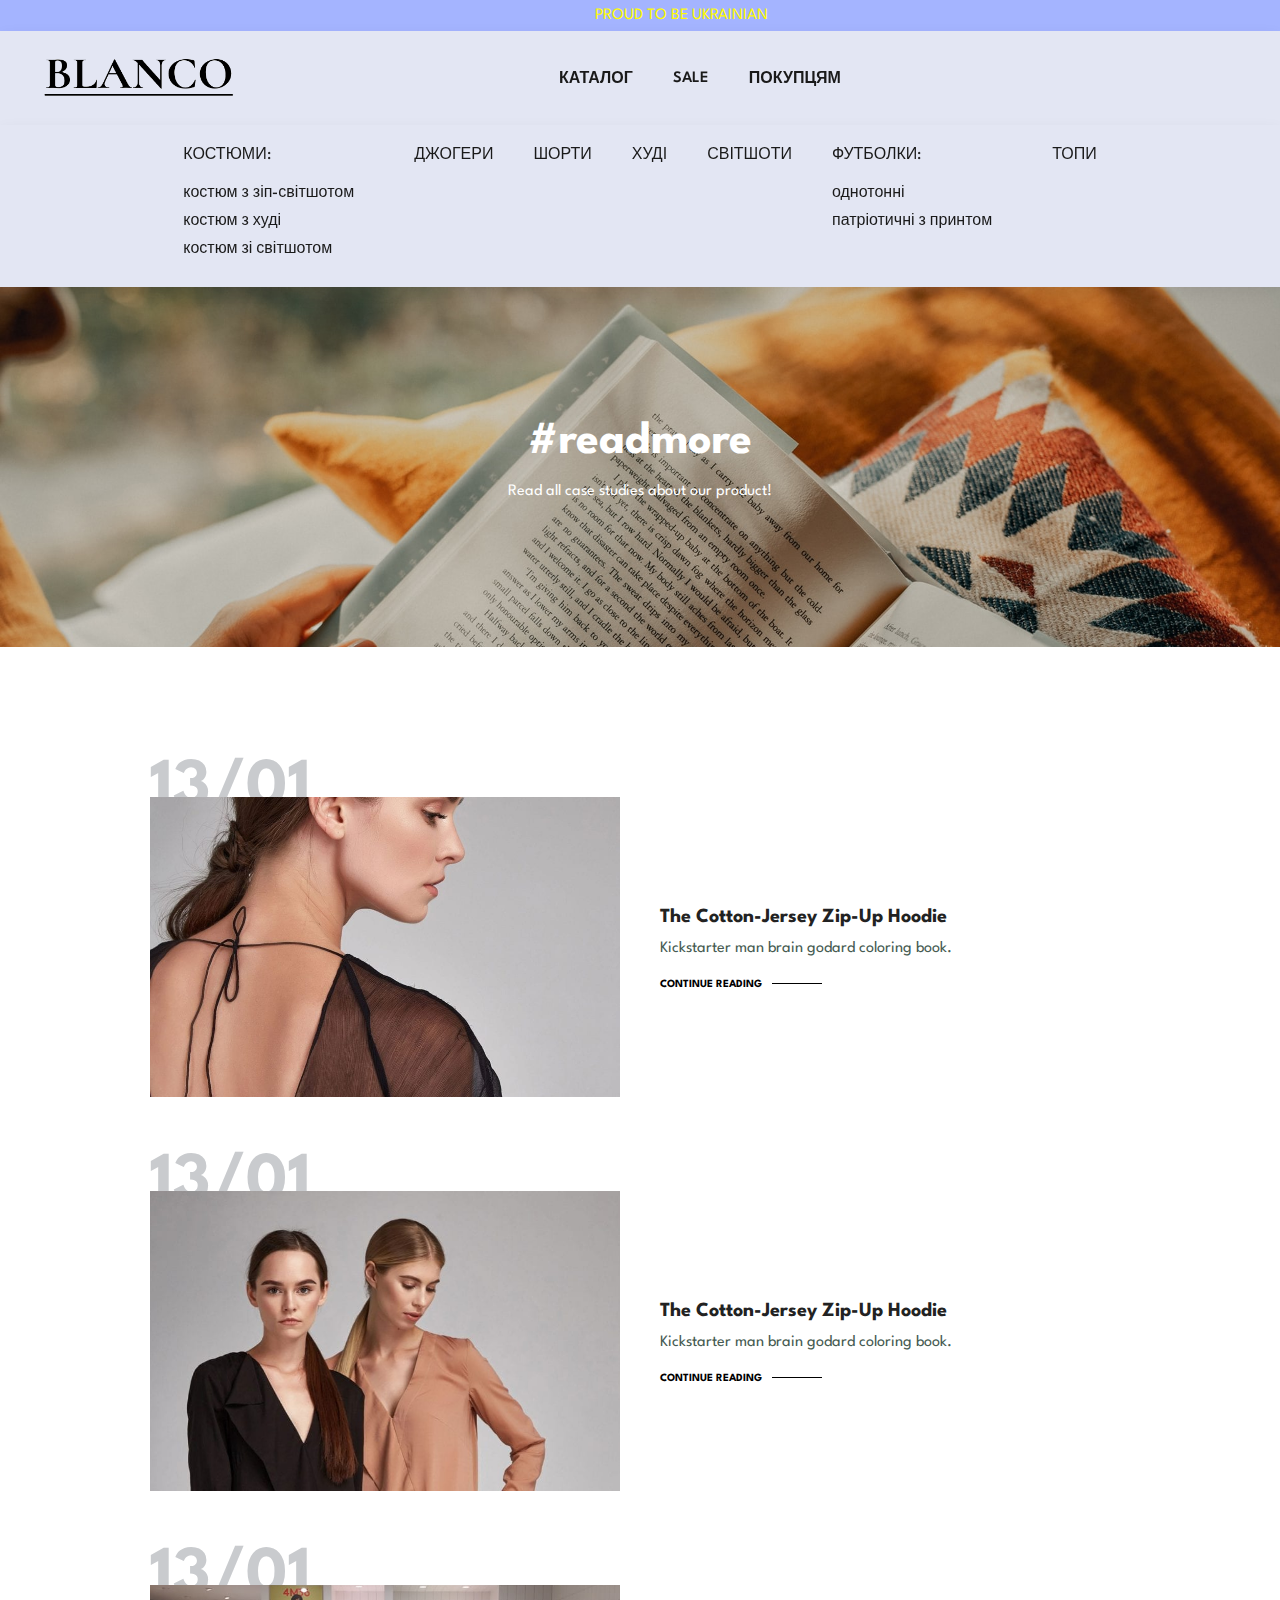
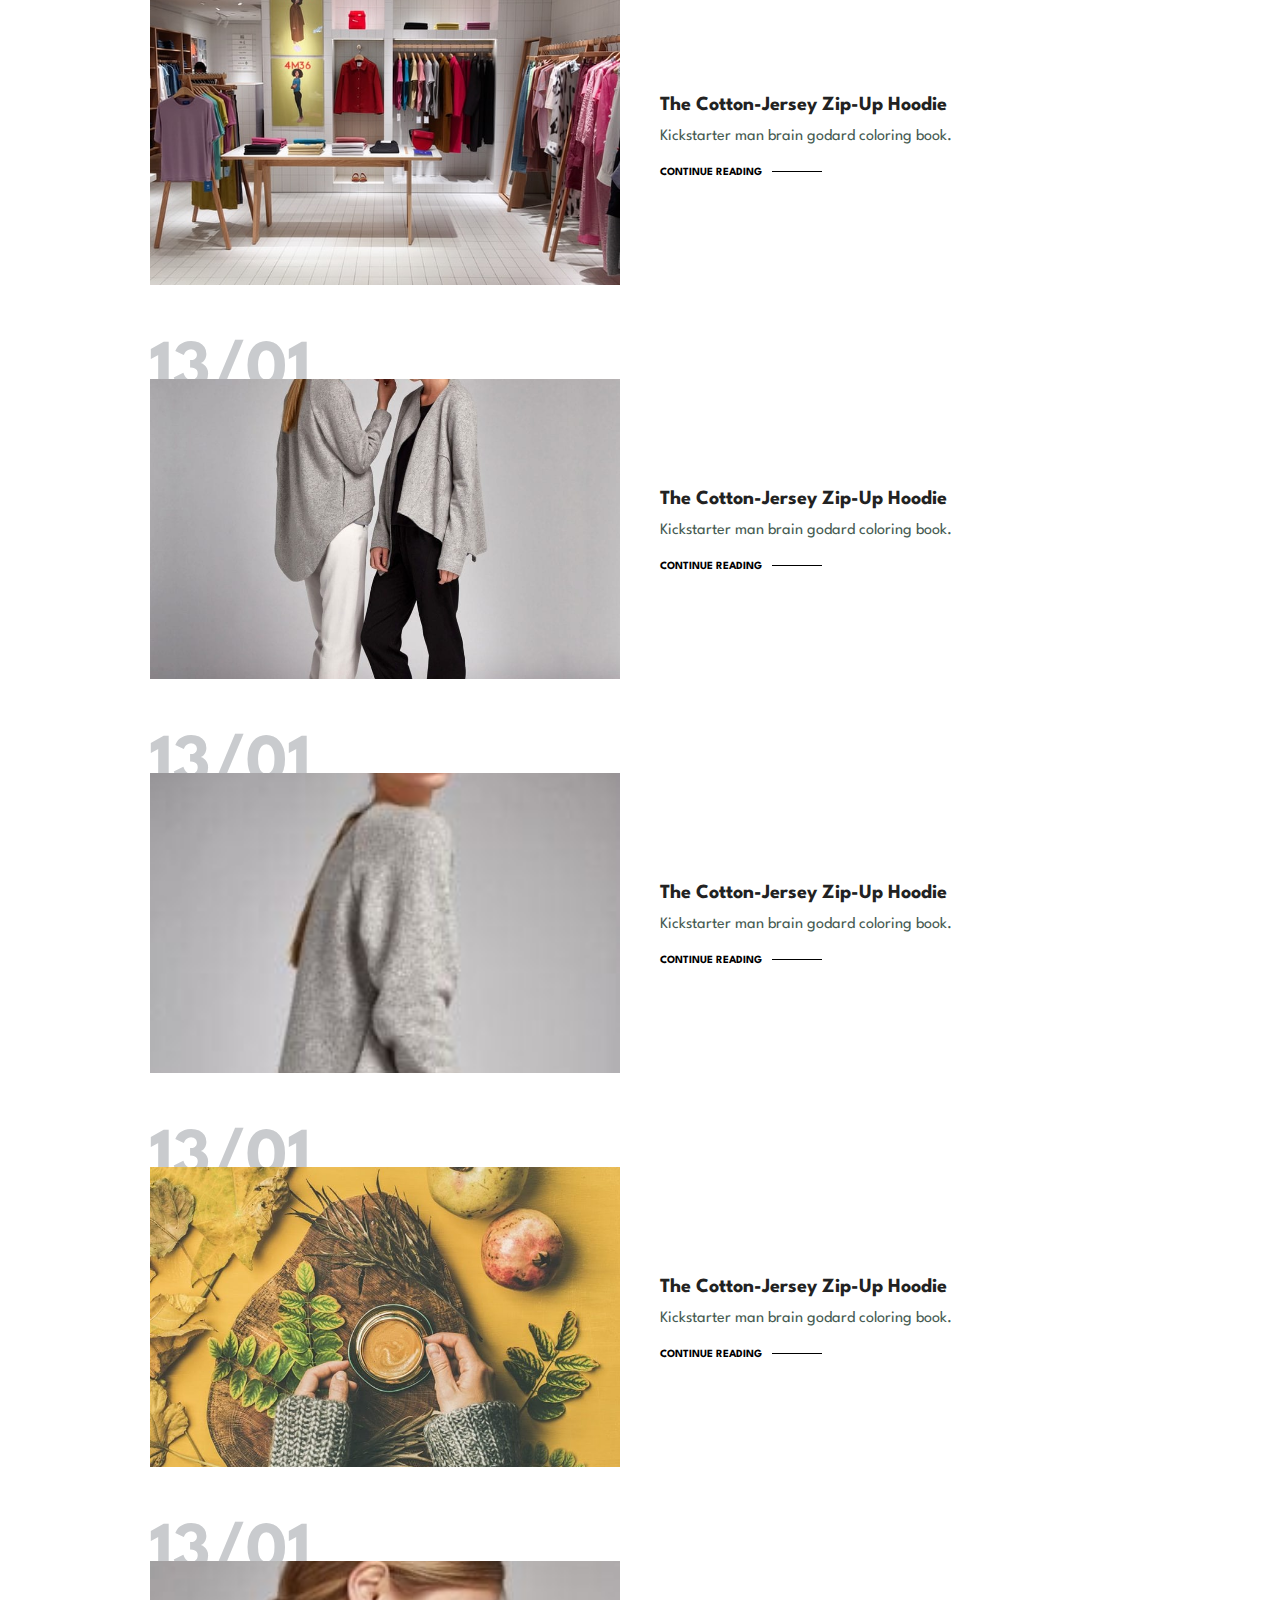
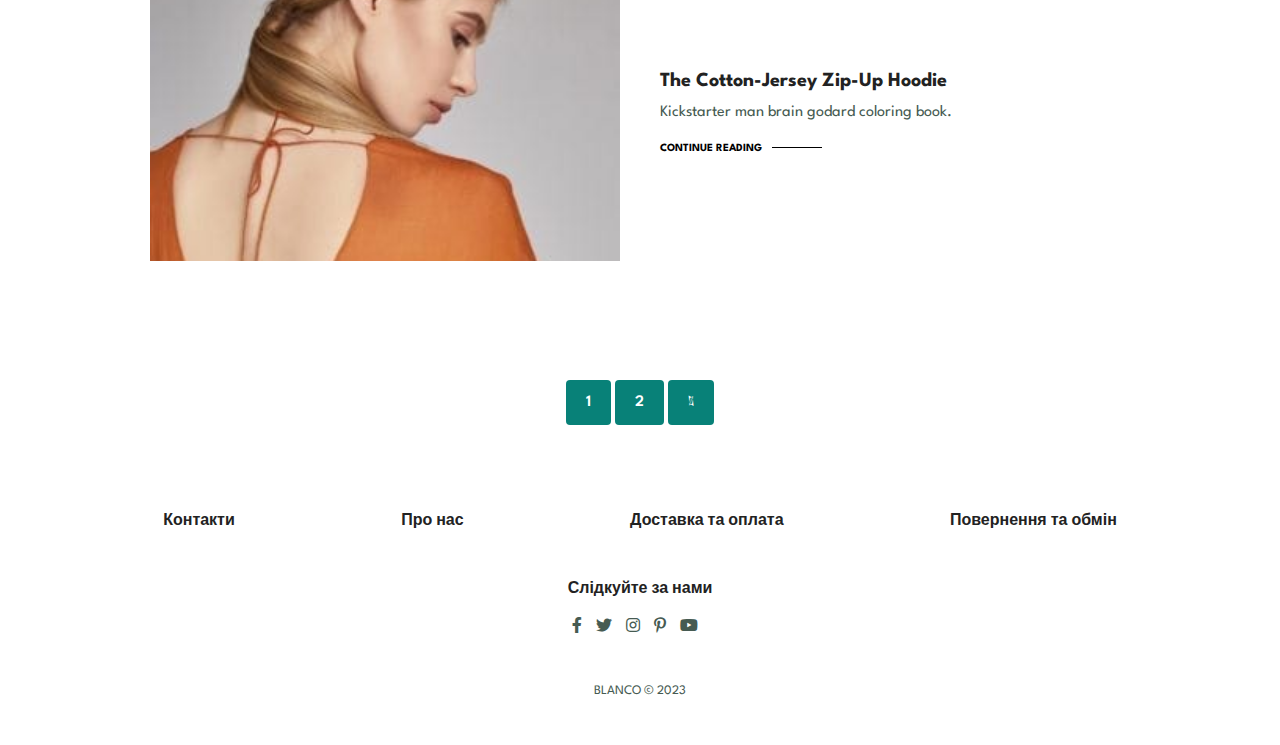
<file: blog.html>
<!DOCTYPE html>
<html lang="en">

<head>
    <meta charset="UTF-8">
    <meta http-equiv="X-UA-Compatible" content="IE=edge">
    <meta name="viewport" content="width=device-width, initial-scale=1.0">
    <title>BLANCO</title>
    <script src="https://ajax.googleapis.com/ajax/libs/jquery/3.5.1/jquery.min.js"></script>
    <link rel="stylesheet" href="https://pro.fontawesome.com/releases/v5.10.0/css/all.css" />
    <link rel="stylesheet" href="style.css">
    <link rel="stylesheet" href="https://cdnjs.cloudflare.com/ajax/libs/font-awesome/6.4.0/css/all.min.css" integrity="sha512-iecdLmaskl7CVkqkXNQ/ZH/XLlvWZOJyj7Yy7tcenmpD1ypASozpmT/E0iPtmFIB46ZmdtAc9eNBvH0H/ZpiBw==" crossorigin="anonymous" referrerpolicy="no-referrer" />
</head>

<body>

    <section id="headerTop">
        <div class="header-top">PROUD TO BE UKRAINIAN</div>
    </section>
    
    <section id="header">
        <a href="index.html"><img src="img/logo-new.png" class="logo" alt="logo"></a>
        <div>
            <ul class="navbar" id="navbar">
                <li><a href="blog.html">КАТАЛОГ</a></li>
                <li><a href="shop.html">SALE</a></li>
                <li><a href="blog.html">ПОКУПЦЯМ</a></li>
                <li id="lg-glas">
                    <a href=""><i class="fa-solid fa-magnifying-glass"></i></a>
                </li>
                <li id="lg-bag">
                    <a href="cart.html"><i class="fa-solid fa-bag-shopping"></i></a>
                </li>
                <a href="#" id="close"><i class="fa-solid fa-xmark"></i></a>
            </ul>
        </div>
        <div id="mobile">
            <a href="cart.html"><i class="far fa-solid fa-bag-shopping"></i></a>
            <i id="bar" class="fas fa-outdent"></i>
        </div>
    </section>

    <section id="menu">
        <div>
            <ul class="menu-list" id="menuList">
                <li><a href="">КОСТЮМИ:</a>
                    <ul class="menu-list-item" id="menuListitem">
                        <li><a href="">костюм з зіп-світшотом</a></li>
                        <li><a href="">костюм з худі </a></li>
                        <li><a href="">костюм зі світшотом</a></li>
                    </ul>
                </li>
                <li><a href="">ДЖОГЕРИ</a></li>
                <li><a href="">ШОРТИ</a></li>
                <li><a href="">ХУДІ</a></li>
                <li><a href="">СВІТШОТИ</a></li>
                <li><a href="">ФУТБОЛКИ:</a>
                    <ul class="menu-list-item" id="menuListitem">
                        <li><a href="">однотонні</a></li>
                        <li><a href="">патріотичні з принтом</a></li>
                    </ul></li>
                <li><a href="">ТОПИ</a></li>
            </ul>
        </div>
    </section>

    <section id="menu-client">
        <div>
            <ul class="menu-client" id="menuClient">
                <li><a href="">ПРО НАС</a></li>
                <li><a href="">КОНТАКТИ</a></li>
                <li><a href="">ДОСТАВКА ТА ОПЛАТА</a></li>
                <li><a href="">ПОВЕРНЕННЯ ТА ОБМІН</a></li>
            </ul>
        </div>
    </section>

   <section id="page-header" class="blog-header">
        
        <h2>#readmore</h2>
        
        <p>Read all case studies about our product!</p>
        
   </section>

   <section id="blog">
    <div class="blog-box">
        <div class="blog-img">
            <img src="img/blog/b1.jpg" alt="">
        </div>
        <div class="blog-details">
            <h4>The Cotton-Jersey Zip-Up Hoodie</h4>
            <p>Kickstarter man brain godard coloring book.</p>
            <a href="#">CONTINUE READING</a>
        </div>
        <h1>13/01</h1>
    </div>
    <div class="blog-box">
        <div class="blog-img">
            <img src="img/blog/b2.jpg" alt="">
        </div>
        <div class="blog-details">
            <h4>The Cotton-Jersey Zip-Up Hoodie</h4>
            <p>Kickstarter man brain godard coloring book.</p>
            <a href="#">CONTINUE READING</a>
        </div>
        <h1>13/01</h1>
    </div>
    <div class="blog-box">
        <div class="blog-img">
            <img src="img/blog/b3.jpg" alt="">
        </div>
        <div class="blog-details">
            <h4>The Cotton-Jersey Zip-Up Hoodie</h4>
            <p>Kickstarter man brain godard coloring book.</p>
            <a href="#">CONTINUE READING</a>
        </div>
        <h1>13/01</h1>
    </div>
    <div class="blog-box">
        <div class="blog-img">
            <img src="img/blog/b4.jpg" alt="">
        </div>
        <div class="blog-details">
            <h4>The Cotton-Jersey Zip-Up Hoodie</h4>
            <p>Kickstarter man brain godard coloring book.</p>
            <a href="#">CONTINUE READING</a>
        </div>
        <h1>13/01</h1>
    </div>
    <div class="blog-box">
        <div class="blog-img">
            <img src="img/blog/b5.jpg" alt="">
        </div>
        <div class="blog-details">
            <h4>The Cotton-Jersey Zip-Up Hoodie</h4>
            <p>Kickstarter man brain godard coloring book.</p>
            <a href="#">CONTINUE READING</a>
        </div>
        <h1>13/01</h1>
    </div>
    <div class="blog-box">
        <div class="blog-img">
            <img src="img/blog/b6.jpg" alt="">
        </div>
        <div class="blog-details">
            <h4>The Cotton-Jersey Zip-Up Hoodie</h4>
            <p>Kickstarter man brain godard coloring book.</p>
            <a href="#">CONTINUE READING</a>
        </div>
        <h1>13/01</h1>
    </div>
    <div class="blog-box">
        <div class="blog-img">
            <img src="img/blog/b7.jpg" alt="">
        </div>
        <div class="blog-details">
            <h4>The Cotton-Jersey Zip-Up Hoodie</h4>
            <p>Kickstarter man brain godard coloring book.</p>
            <a href="#">CONTINUE READING</a>
        </div>
        <h1>13/01</h1>
    </div>
   </section>

   <section id="pagination" class="section-p1">
    <a href="#">1</a>
    <a href="#">2</a>
    <a href="#"><i class="fal fa-long-arrow-alt-right"></i></a>
   </section>

   <footer class="section-p1">
    <div class="footer-menu">
        <div class="col">
            <h4>Контакти</h4>
        </div>
        <div class="col">
            <h4>Про нас</h4>
        </div>
        <div class="col">
            <h4>Доставка та оплата</h4>
        </div>
        <div class="col">
            <h4>Повернення та обмін</h4>
        </div>
    </div>
    <div class="follow">
        <h4>Слідкуйте за нами</h4>
        <div class="icon">
            <i class="fab fa-facebook-f"></i>
            <i class="fab fa-twitter"></i>
            <i class="fab fa-instagram"></i>
            <i class="fab fa-pinterest-p"></i>
            <i class="fab fa-youtube"></i>
        </div>
    </div>

    <div class="copyright">
        <p>BLANCO © 2023</p>
    </div>
</footer>

   <script src="main.js"></script>
</body>

</html>
</file>
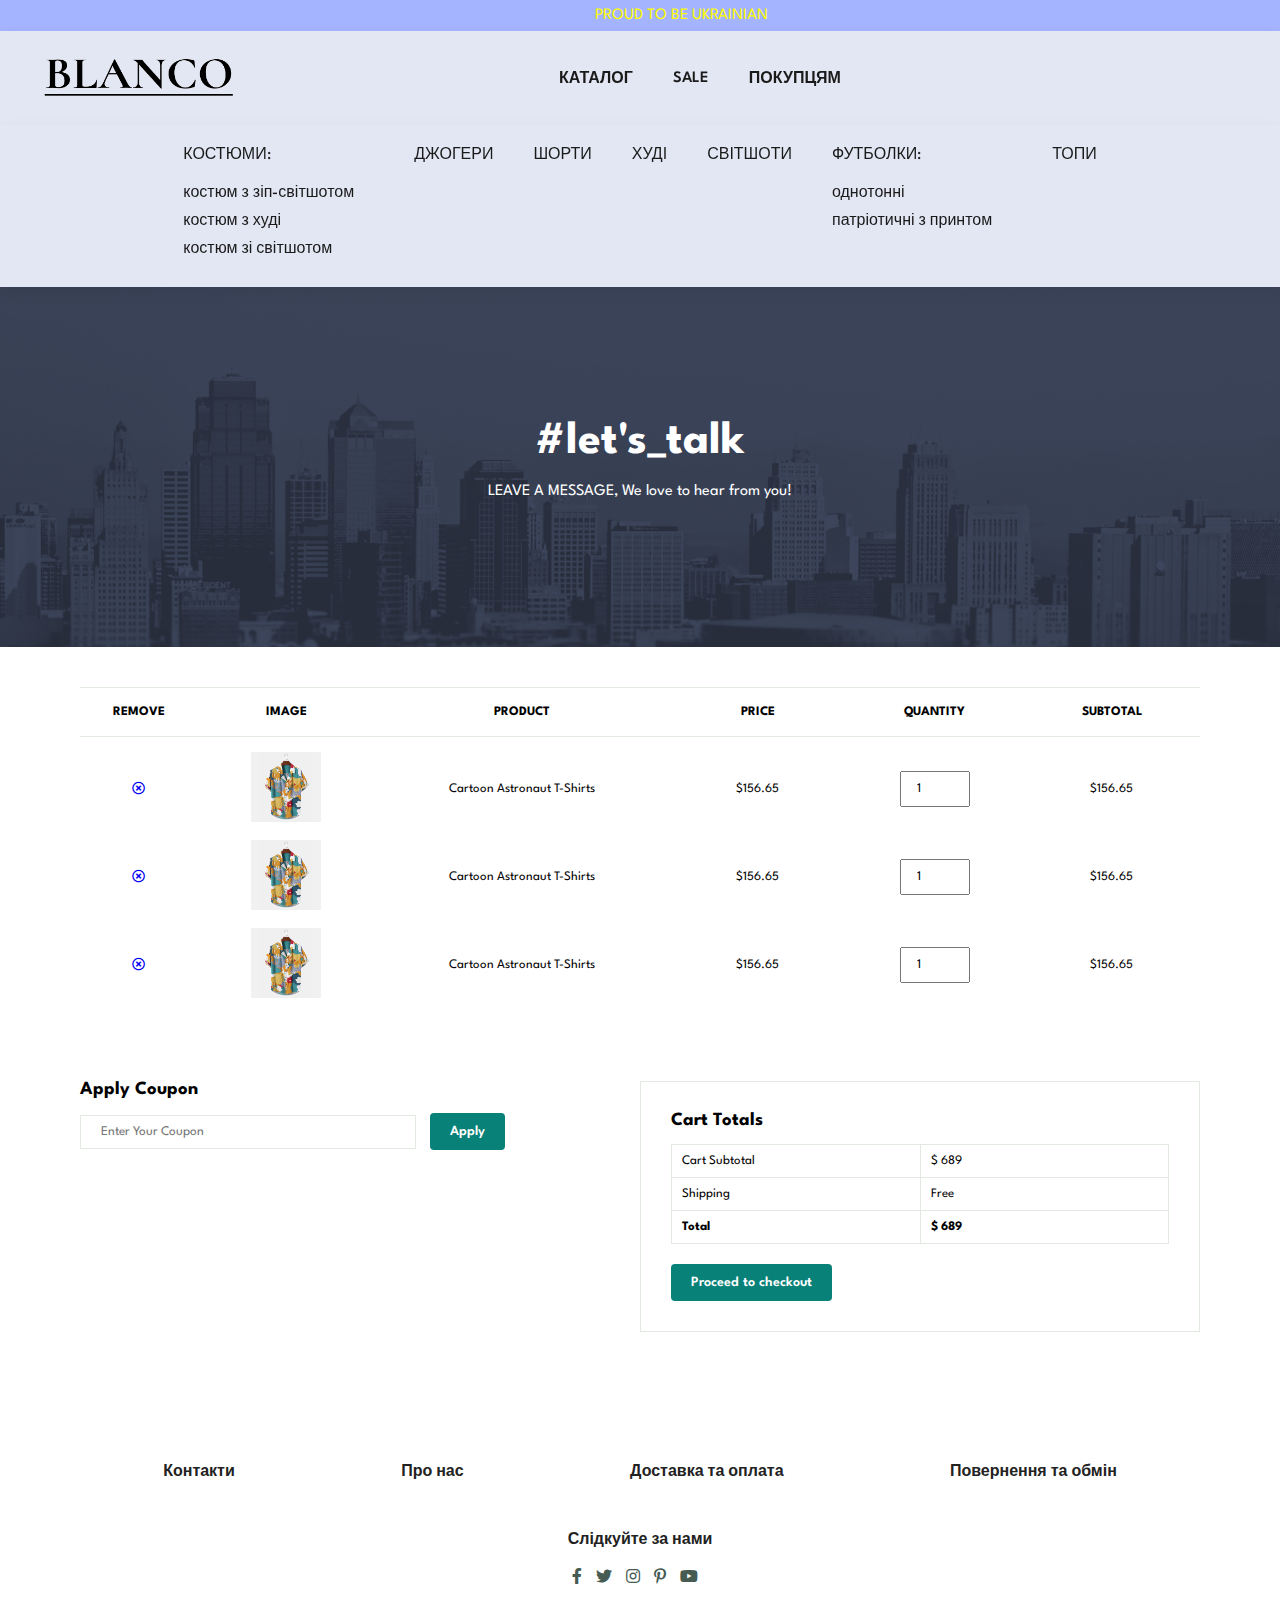
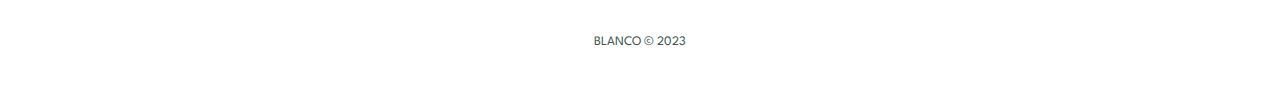
<file: cart.html>
<!DOCTYPE html>
<html lang="en">

<head>
    <meta charset="UTF-8">
    <meta http-equiv="X-UA-Compatible" content="IE=edge">
    <meta name="viewport" content="width=device-width, initial-scale=1.0">
    <title>BLANCO</title>
    <script src="https://ajax.googleapis.com/ajax/libs/jquery/3.5.1/jquery.min.js"></script>
    <link rel="stylesheet" href="https://pro.fontawesome.com/releases/v5.10.0/css/all.css" />
    <link rel="stylesheet" href="style.css">
    <link rel="stylesheet" href="https://cdnjs.cloudflare.com/ajax/libs/font-awesome/6.4.0/css/all.min.css" integrity="sha512-iecdLmaskl7CVkqkXNQ/ZH/XLlvWZOJyj7Yy7tcenmpD1ypASozpmT/E0iPtmFIB46ZmdtAc9eNBvH0H/ZpiBw==" crossorigin="anonymous" referrerpolicy="no-referrer" />
</head>

<body>

   <section id="headerTop">
      <div class="header-top">PROUD TO BE UKRAINIAN</div>
  </section>
  
  <section id="header">
      <a href="index.html"><img src="img/logo-new.png" class="logo" alt="logo"></a>
      <div>
          <ul class="navbar" id="navbar">
              <li><a href="blog.html">КАТАЛОГ</a></li>
              <li><a href="shop.html">SALE</a></li>
              <li><a href="blog.html">ПОКУПЦЯМ</a></li>
              <li id="lg-glas">
                  <a href=""><i class="fa-solid fa-magnifying-glass"></i></a>
              </li>
              <li id="lg-bag">
                  <a href="cart.html"><i class="fa-solid fa-bag-shopping"></i></a>
              </li>
              <a href="#" id="close"><i class="fa-solid fa-xmark"></i></a>
          </ul>
      </div>
      <div id="mobile">
          <a href="cart.html"><i class="far fa-solid fa-bag-shopping"></i></a>
          <i id="bar" class="fas fa-outdent"></i>
      </div>
  </section>

  <section id="menu">
      <div>
          <ul class="menu-list" id="menuList">
              <li><a href="">КОСТЮМИ:</a>
                  <ul class="menu-list-item" id="menuListitem">
                      <li><a href="">костюм з зіп-світшотом</a></li>
                      <li><a href="">костюм з худі </a></li>
                      <li><a href="">костюм зі світшотом</a></li>
                  </ul>
              </li>
              <li><a href="">ДЖОГЕРИ</a></li>
              <li><a href="">ШОРТИ</a></li>
              <li><a href="">ХУДІ</a></li>
              <li><a href="">СВІТШОТИ</a></li>
              <li><a href="">ФУТБОЛКИ:</a>
                  <ul class="menu-list-item" id="menuListitem">
                      <li><a href="">однотонні</a></li>
                      <li><a href="">патріотичні з принтом</a></li>
                  </ul></li>
              <li><a href="">ТОПИ</a></li>
          </ul>
      </div>
  </section>

  <section id="menu-client">
      <div>
          <ul class="menu-client" id="menuClient">
              <li><a href="">ПРО НАС</a></li>
              <li><a href="">КОНТАКТИ</a></li>
              <li><a href="">ДОСТАВКА ТА ОПЛАТА</a></li>
              <li><a href="">ПОВЕРНЕННЯ ТА ОБМІН</a></li>
          </ul>
      </div>
  </section>

   <section id="page-header" class="about-header">
        
        <h2>#let's_talk</h2>
        
        <p>LEAVE A MESSAGE, We love to hear from you!</p>
        
   </section>

   <section id="cart" class="section-p1">
      <table width="100%">
         <thead>
            <tr>
               <td>Remove</td>
               <td>Image</td>
               <td>Product</td>
               <td>Price</td>
               <td>Quantity</td>
               <td>Subtotal</td>
            </tr>
         </thead>
         <tbody>
            <tr>
               <td><a href="#"><i class="far fa-times-circle"></i></a></td>
               <td><img src="img/products/f1.jpg" alt=""></td>
               <td>Cartoon Astronaut T-Shirts</td>
               <td>$156.65</td>
               <td><input type="number" value="1"></td>
               <td>$156.65</td>
            </tr>
            <tr>
               <td><a href="#"><i class="far fa-times-circle"></i></a></td>
               <td><img src="img/products/f1.jpg" alt=""></td>
               <td>Cartoon Astronaut T-Shirts</td>
               <td>$156.65</td>
               <td><input type="number" value="1"></td>
               <td>$156.65</td>
            </tr>
            <tr>
               <td><a href="#"><i class="far fa-times-circle"></i></a></td>
               <td><img src="img/products/f1.jpg" alt=""></td>
               <td>Cartoon Astronaut T-Shirts</td>
               <td>$156.65</td>
               <td><input type="number" value="1"></td>
               <td>$156.65</td>
            </tr>
         </tbody>
      </table>
   </section>

   <section id="cart-add" class="section-p1">
      <div id="coupon">
         <h3>Apply Coupon</h3>
         <div>
            <input type="text" placeholder="Enter Your Coupon">
            <button class="normal">Apply</button>  
         </div>
      </div>

      <div id="subtotal">
         <h3>Cart Totals</h3>
         <table>
            <tr>
               <td>Cart Subtotal</td>
               <td>$ 689</td>
            </tr>
            <tr>
               <td>Shipping</td>
               <td>Free</td>
            </tr>
            <tr>
               <td><strong>Total</strong></td>
               <td><strong>$ 689</strong></td>
            </tr>
         </table>
         <button class="normal">Proceed to checkout</button>
      </div>
   </section>

   <footer class="section-p1">
      <div class="footer-menu">
          <div class="col">
              <h4>Контакти</h4>
          </div>
          <div class="col">
              <h4>Про нас</h4>
          </div>
          <div class="col">
              <h4>Доставка та оплата</h4>
          </div>
          <div class="col">
              <h4>Повернення та обмін</h4>
          </div>
      </div>
      <div class="follow">
          <h4>Слідкуйте за нами</h4>
          <div class="icon">
              <i class="fab fa-facebook-f"></i>
              <i class="fab fa-twitter"></i>
              <i class="fab fa-instagram"></i>
              <i class="fab fa-pinterest-p"></i>
              <i class="fab fa-youtube"></i>
          </div>
      </div>

      <div class="copyright">
          <p>BLANCO © 2023</p>
      </div>
  </footer>

   <script src="main.js"></script>
</body>

</html>
</file>
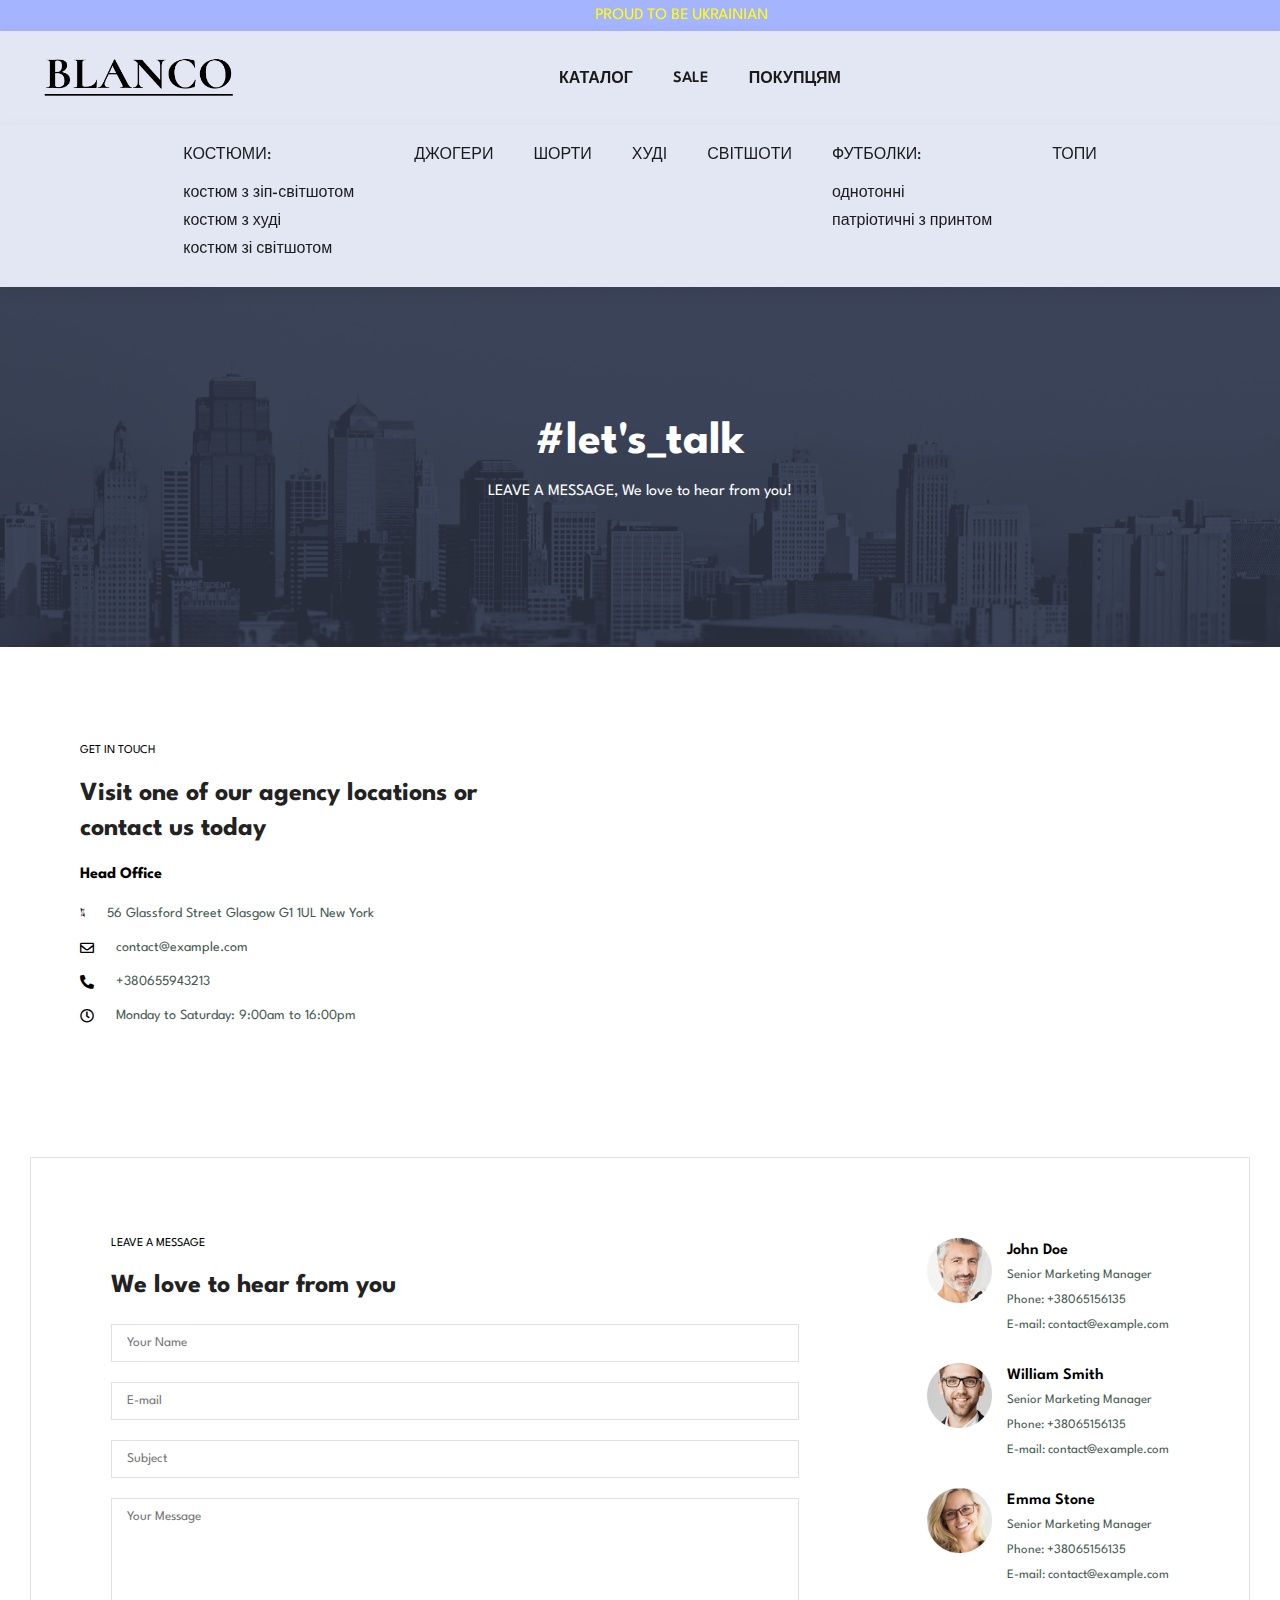
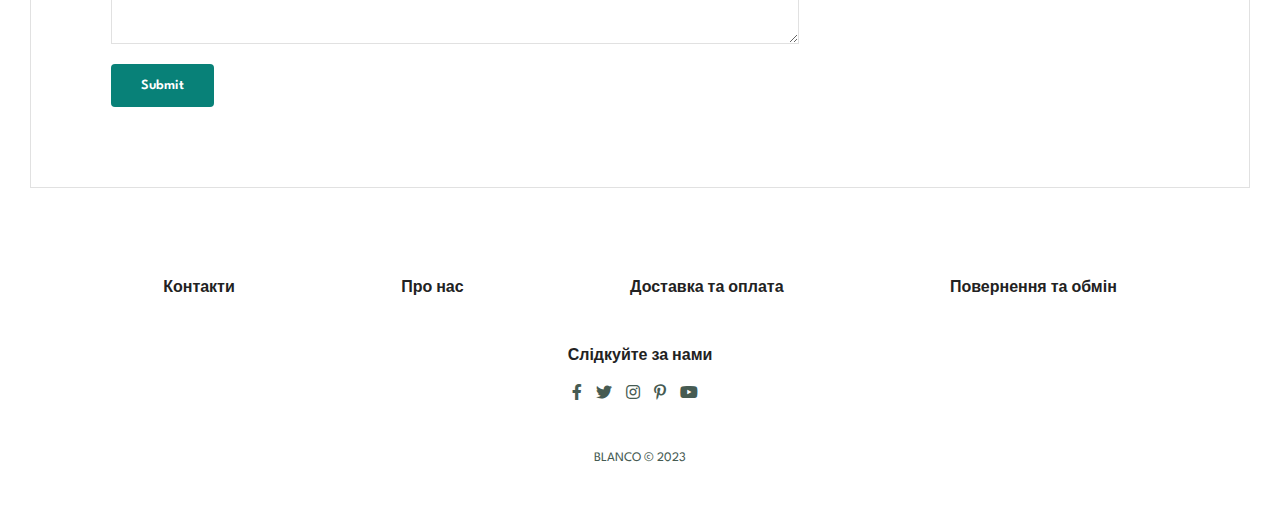
<file: contact.html>
<!DOCTYPE html>
<html lang="en">

<head>
    <meta charset="UTF-8">
    <meta http-equiv="X-UA-Compatible" content="IE=edge">
    <meta name="viewport" content="width=device-width, initial-scale=1.0">
    <title>BLANCO</title>
    <script src="https://ajax.googleapis.com/ajax/libs/jquery/3.5.1/jquery.min.js"></script>
    <link rel="stylesheet" href="https://pro.fontawesome.com/releases/v5.10.0/css/all.css" />
    <link rel="stylesheet" href="style.css">
    <link rel="stylesheet" href="https://cdnjs.cloudflare.com/ajax/libs/font-awesome/6.4.0/css/all.min.css" integrity="sha512-iecdLmaskl7CVkqkXNQ/ZH/XLlvWZOJyj7Yy7tcenmpD1ypASozpmT/E0iPtmFIB46ZmdtAc9eNBvH0H/ZpiBw==" crossorigin="anonymous" referrerpolicy="no-referrer" />
</head>

<body>

    <section id="headerTop">
        <div class="header-top">PROUD TO BE UKRAINIAN</div>
    </section>
    
    <section id="header">
        <a href="index.html"><img src="img/logo-new.png" class="logo" alt="logo"></a>
        <div>
            <ul class="navbar" id="navbar">
                <li><a href="blog.html">КАТАЛОГ</a></li>
                <li><a href="shop.html">SALE</a></li>
                <li><a href="blog.html">ПОКУПЦЯМ</a></li>
                <li id="lg-glas">
                    <a href=""><i class="fa-solid fa-magnifying-glass"></i></a>
                </li>
                <li id="lg-bag">
                    <a href="cart.html"><i class="fa-solid fa-bag-shopping"></i></a>
                </li>
                <a href="#" id="close"><i class="fa-solid fa-xmark"></i></a>
            </ul>
        </div>
        <div id="mobile">
            <a href="cart.html"><i class="far fa-solid fa-bag-shopping"></i></a>
            <i id="bar" class="fas fa-outdent"></i>
        </div>
    </section>

    <section id="menu">
        <div>
            <ul class="menu-list" id="menuList">
                <li><a href="">КОСТЮМИ:</a>
                    <ul class="menu-list-item" id="menuListitem">
                        <li><a href="">костюм з зіп-світшотом</a></li>
                        <li><a href="">костюм з худі </a></li>
                        <li><a href="">костюм зі світшотом</a></li>
                    </ul>
                </li>
                <li><a href="">ДЖОГЕРИ</a></li>
                <li><a href="">ШОРТИ</a></li>
                <li><a href="">ХУДІ</a></li>
                <li><a href="">СВІТШОТИ</a></li>
                <li><a href="">ФУТБОЛКИ:</a>
                    <ul class="menu-list-item" id="menuListitem">
                        <li><a href="">однотонні</a></li>
                        <li><a href="">патріотичні з принтом</a></li>
                    </ul></li>
                <li><a href="">ТОПИ</a></li>
            </ul>
        </div>
    </section>

    <section id="menu-client">
        <div>
            <ul class="menu-client" id="menuClient">
                <li><a href="">ПРО НАС</a></li>
                <li><a href="">КОНТАКТИ</a></li>
                <li><a href="">ДОСТАВКА ТА ОПЛАТА</a></li>
                <li><a href="">ПОВЕРНЕННЯ ТА ОБМІН</a></li>
            </ul>
        </div>
    </section>

   <section id="page-header" class="about-header">
        
        <h2>#let's_talk</h2>
        
        <p>LEAVE A MESSAGE, We love to hear from you!</p>
        
   </section>

   <section id="contact-details" class="section-p1">
      <div class="details"> 
         <span>GET IN TOUCH</span>
         <h2>Visit one of our agency locations or contact us today</h2>
         <h3>Head Office</h3>
         <div>
            <li>
               <i class="fal fa-map"></i>
               <p>56 Glassford Street Glasgow G1 1UL New York</p>
            </li>
            <li>
               <i class="far fa-envelope"></i>
               <p>contact@example.com</p>
            </li>
            <li>
               <i class="fas fa-phone-alt"></i>
               <p>+380655943213</p>
            </li>
            <li>
               <i class="far fa-clock"></i>
               <p>Monday to Saturday: 9:00am to 16:00pm</p>
            </li>
         </div>
      </div>

      <div class="map">
         <iframe src="https://www.google.com/maps/embed?pb=!1m18!1m12!1m3!1d79041.45211564272!2d-1.329988936626832!3d51.75049377004236!2m3!1f0!2f0!3f0!3m2!1i1024!2i768!4f13.1!3m3!1m2!1s0x48713380adc41faf%3A0xc820dba8cb547402!2z0J7QutGB0YTQvtGA0LQsINCS0LXQu9C40LrQsCDQkdGA0LjRgtCw0L3RltGP!5e0!3m2!1suk!2sua!4v1688232333827!5m2!1suk!2sua" width="600" height="450" style="border:0;" allowfullscreen="" loading="lazy" referrerpolicy="no-referrer-when-downgrade"></iframe>
      </div>
   </section>

   <section id="form-details">
    <form action="">
        <span>LEAVE A MESSAGE</span>
        <h2>We love to hear from you</h2>
        <input type="text" placeholder="Your Name">
        <input type="text" placeholder="E-mail">
        <input type="text" placeholder="Subject">
        <textarea name="" id="" cols="30" rows="10" placeholder="Your Message"></textarea>
        <button class="normal">Submit</button>
    </form>

    <div class="people">
        <div>
            <img src="img/people/1.png" alt="">
            <p><span>John Doe </span>Senior Marketing Manager <br> Phone: +38065156135 
                <br> E-mail: contact@example.com</p>
        </div>
        <div>
            <img src="img/people/2.png" alt="">
            <p><span>William Smith </span>Senior Marketing Manager <br> Phone: +38065156135 
                <br> E-mail: contact@example.com</p>
        </div>
        <div>
            <img src="img/people/3.png" alt="">
            <p><span>Emma Stone </span>Senior Marketing Manager <br> Phone: +38065156135 
                <br> E-mail: contact@example.com</p>
        </div>
    </div>
   </section>

   <footer class="section-p1">
    <div class="footer-menu">
        <div class="col">
            <h4>Контакти</h4>
        </div>
        <div class="col">
            <h4>Про нас</h4>
        </div>
        <div class="col">
            <h4>Доставка та оплата</h4>
        </div>
        <div class="col">
            <h4>Повернення та обмін</h4>
        </div>
    </div>
    <div class="follow">
        <h4>Слідкуйте за нами</h4>
        <div class="icon">
            <i class="fab fa-facebook-f"></i>
            <i class="fab fa-twitter"></i>
            <i class="fab fa-instagram"></i>
            <i class="fab fa-pinterest-p"></i>
            <i class="fab fa-youtube"></i>
        </div>
    </div>

    <div class="copyright">
        <p>BLANCO © 2023</p>
    </div>
</footer>

   <script src="main.js"></script>
</body>

</html>
</file>
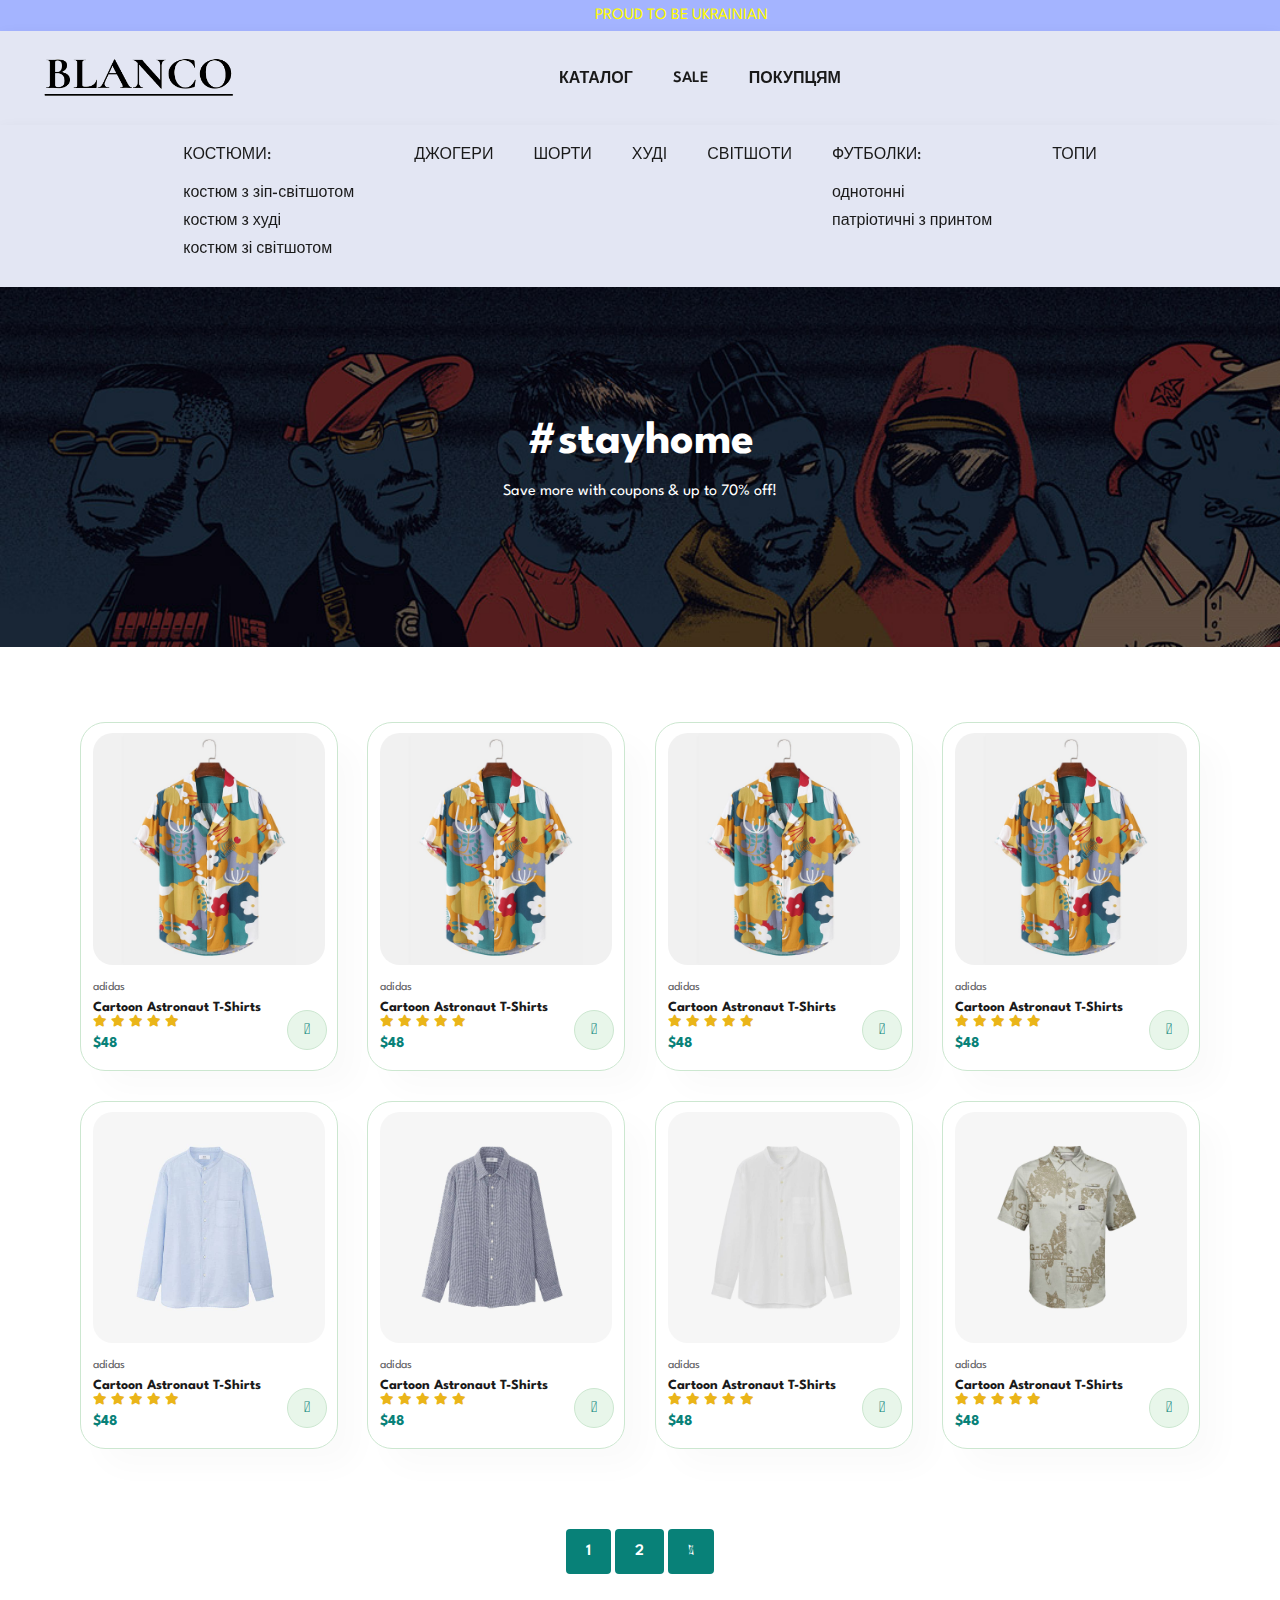
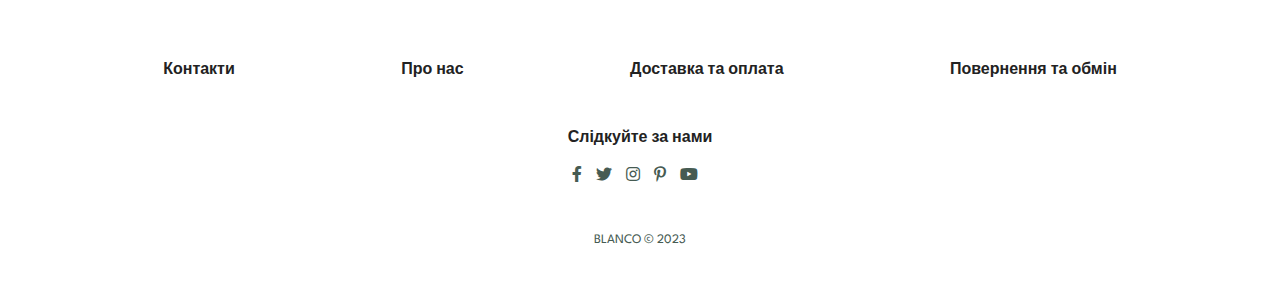
<file: shop.html>
<!DOCTYPE html>
<html lang="en">

<head>
    <meta charset="UTF-8">
    <meta http-equiv="X-UA-Compatible" content="IE=edge">
    <meta name="viewport" content="width=device-width, initial-scale=1.0">
    <title>BLANCO</title>
    <script src="https://ajax.googleapis.com/ajax/libs/jquery/3.5.1/jquery.min.js"></script>
    <link rel="stylesheet" href="https://pro.fontawesome.com/releases/v5.10.0/css/all.css" />
    <link rel="stylesheet" href="style.css">
    <link rel="stylesheet" href="https://cdnjs.cloudflare.com/ajax/libs/font-awesome/6.4.0/css/all.min.css" integrity="sha512-iecdLmaskl7CVkqkXNQ/ZH/XLlvWZOJyj7Yy7tcenmpD1ypASozpmT/E0iPtmFIB46ZmdtAc9eNBvH0H/ZpiBw==" crossorigin="anonymous" referrerpolicy="no-referrer" />
</head>

<body>

    <section id="headerTop">
        <div class="header-top">PROUD TO BE UKRAINIAN</div>
    </section>
    
    <section id="header">
        <a href="index.html"><img src="img/logo-new.png" class="logo" alt="logo"></a>
        <div>
            <ul class="navbar" id="navbar">
                <li><a href="blog.html">КАТАЛОГ</a></li>
                <li><a href="shop.html">SALE</a></li>
                <li><a href="blog.html">ПОКУПЦЯМ</a></li>
                <li id="lg-glas">
                    <a href=""><i class="fa-solid fa-magnifying-glass"></i></a>
                </li>
                <li id="lg-bag">
                    <a href="cart.html"><i class="fa-solid fa-bag-shopping"></i></a>
                </li>
                <a href="#" id="close"><i class="fa-solid fa-xmark"></i></a>
            </ul>
        </div>
        <div id="mobile">
            <a href="cart.html"><i class="far fa-solid fa-bag-shopping"></i></a>
            <i id="bar" class="fas fa-outdent"></i>
        </div>
    </section>

    <section id="menu">
        <div>
            <ul class="menu-list" id="menuList">
                <li><a href="">КОСТЮМИ:</a>
                    <ul class="menu-list-item" id="menuListitem">
                        <li><a href="">костюм з зіп-світшотом</a></li>
                        <li><a href="">костюм з худі </a></li>
                        <li><a href="">костюм зі світшотом</a></li>
                    </ul>
                </li>
                <li><a href="">ДЖОГЕРИ</a></li>
                <li><a href="">ШОРТИ</a></li>
                <li><a href="">ХУДІ</a></li>
                <li><a href="">СВІТШОТИ</a></li>
                <li><a href="">ФУТБОЛКИ:</a>
                    <ul class="menu-list-item" id="menuListitem">
                        <li><a href="">однотонні</a></li>
                        <li><a href="">патріотичні з принтом</a></li>
                    </ul></li>
                <li><a href="">ТОПИ</a></li>
            </ul>
        </div>
    </section>

    <section id="menu-client">
        <div>
            <ul class="menu-client" id="menuClient">
                <li><a href="">ПРО НАС</a></li>
                <li><a href="">КОНТАКТИ</a></li>
                <li><a href="">ДОСТАВКА ТА ОПЛАТА</a></li>
                <li><a href="">ПОВЕРНЕННЯ ТА ОБМІН</a></li>
            </ul>
        </div>
    </section>

   <section id="page-header">
        
        <h2>#stayhome</h2>
        
        <p>Save more with coupons & up to 70% off!</p>
        
   </section>

   <section id="product1" class="section-p1">
        <div class="pro-container">
            <div class="pro" onclick="window.location.href='sproduct.html';">
                <img src="img/products/f1.jpg" alt="product-photo">
                <div class="des">
                    <span>adidas</span>
                    <h5>Cartoon Astronaut T-Shirts</h5>
                    <div class="star">
                        <i class="fas fa-star"></i>
                        <i class="fas fa-star"></i>
                        <i class="fas fa-star"></i>
                        <i class="fas fa-star"></i>
                        <i class="fas fa-star"></i>
                    </div>
                    <h4>$48</h4>
                </div>
                <a href="#"><i class="fal fa-shopping-cart cart"></i></a>
            </div>
            <div class="pro">
                <img src="img/products/f1.jpg" alt="product-photo">
                <div class="des">
                    <span>adidas</span>
                    <h5>Cartoon Astronaut T-Shirts</h5>
                    <div class="star">
                        <i class="fas fa-star"></i>
                        <i class="fas fa-star"></i>
                        <i class="fas fa-star"></i>
                        <i class="fas fa-star"></i>
                        <i class="fas fa-star"></i>
                    </div>
                    <h4>$48</h4>
                </div>
                <a href="#"><i class="fal fa-shopping-cart cart"></i></a>
            </div>
            <div class="pro">
                <img src="img/products/f1.jpg" alt="product-photo">
                <div class="des">
                    <span>adidas</span>
                    <h5>Cartoon Astronaut T-Shirts</h5>
                    <div class="star">
                        <i class="fas fa-star"></i>
                        <i class="fas fa-star"></i>
                        <i class="fas fa-star"></i>
                        <i class="fas fa-star"></i>
                        <i class="fas fa-star"></i>
                    </div>
                    <h4>$48</h4>
                </div>
                <a href="#"><i class="fal fa-shopping-cart cart"></i></a>
            </div>
            <div class="pro">
                <img src="img/products/f1.jpg" alt="product-photo">
                <div class="des">
                    <span>adidas</span>
                    <h5>Cartoon Astronaut T-Shirts</h5>
                    <div class="star">
                        <i class="fas fa-star"></i>
                        <i class="fas fa-star"></i>
                        <i class="fas fa-star"></i>
                        <i class="fas fa-star"></i>
                        <i class="fas fa-star"></i>
                    </div>
                    <h4>$48</h4>
                </div>
                <a href="#"><i class="fal fa-shopping-cart cart"></i></a>
            </div>
        
            <div class="pro">
                <img src="img/products/n1.jpg" alt="product-photo">
                <div class="des">
                    <span>adidas</span>
                    <h5>Cartoon Astronaut T-Shirts</h5>
                    <div class="star">
                        <i class="fas fa-star"></i>
                        <i class="fas fa-star"></i>
                        <i class="fas fa-star"></i>
                        <i class="fas fa-star"></i>
                        <i class="fas fa-star"></i>
                    </div>
                    <h4>$48</h4>
                </div>
                <a href="#"><i class="fal fa-shopping-cart cart"></i></a>
            </div>
            <div class="pro">
                <img src="img/products/n2.jpg" alt="product-photo">
                <div class="des">
                    <span>adidas</span>
                    <h5>Cartoon Astronaut T-Shirts</h5>
                    <div class="star">
                        <i class="fas fa-star"></i>
                        <i class="fas fa-star"></i>
                        <i class="fas fa-star"></i>
                        <i class="fas fa-star"></i>
                        <i class="fas fa-star"></i>
                    </div>
                    <h4>$48</h4>
                </div>
                <a href="#"><i class="fal fa-shopping-cart cart"></i></a>
            </div>
            <div class="pro">
                <img src="img/products/n3.jpg" alt="product-photo">
                <div class="des">
                    <span>adidas</span>
                    <h5>Cartoon Astronaut T-Shirts</h5>
                    <div class="star">
                        <i class="fas fa-star"></i>
                        <i class="fas fa-star"></i>
                        <i class="fas fa-star"></i>
                        <i class="fas fa-star"></i>
                        <i class="fas fa-star"></i>
                    </div>
                    <h4>$48</h4>
                </div>
                <a href="#"><i class="fal fa-shopping-cart cart"></i></a>
            </div>
            <div class="pro">
                <img src="img/products/n4.jpg" alt="product-photo">
                <div class="des">
                    <span>adidas</span>
                    <h5>Cartoon Astronaut T-Shirts</h5>
                    <div class="star">
                        <i class="fas fa-star"></i>
                        <i class="fas fa-star"></i>
                        <i class="fas fa-star"></i>
                        <i class="fas fa-star"></i>
                        <i class="fas fa-star"></i>
                    </div>
                    <h4>$48</h4>
                </div>
                <a href="#"><i class="fal fa-shopping-cart cart"></i></a>
            </div>
        </div>
   </section>

   <section id="pagination" class="section-p1">
    <a href="#">1</a>
    <a href="#">2</a>
    <a href="#"><i class="fal fa-long-arrow-alt-right"></i></a>
   </section>

   <footer class="section-p1">
    <div class="footer-menu">
        <div class="col">
            <h4>Контакти</h4>
        </div>
        <div class="col">
            <h4>Про нас</h4>
        </div>
        <div class="col">
            <h4>Доставка та оплата</h4>
        </div>
        <div class="col">
            <h4>Повернення та обмін</h4>
        </div>
    </div>
    <div class="follow">
        <h4>Слідкуйте за нами</h4>
        <div class="icon">
            <i class="fab fa-facebook-f"></i>
            <i class="fab fa-twitter"></i>
            <i class="fab fa-instagram"></i>
            <i class="fab fa-pinterest-p"></i>
            <i class="fab fa-youtube"></i>
        </div>
    </div>

    <div class="copyright">
        <p>BLANCO © 2023</p>
    </div>
</footer>

   <script src="main.js"></script>
</body>

</html>
</file>
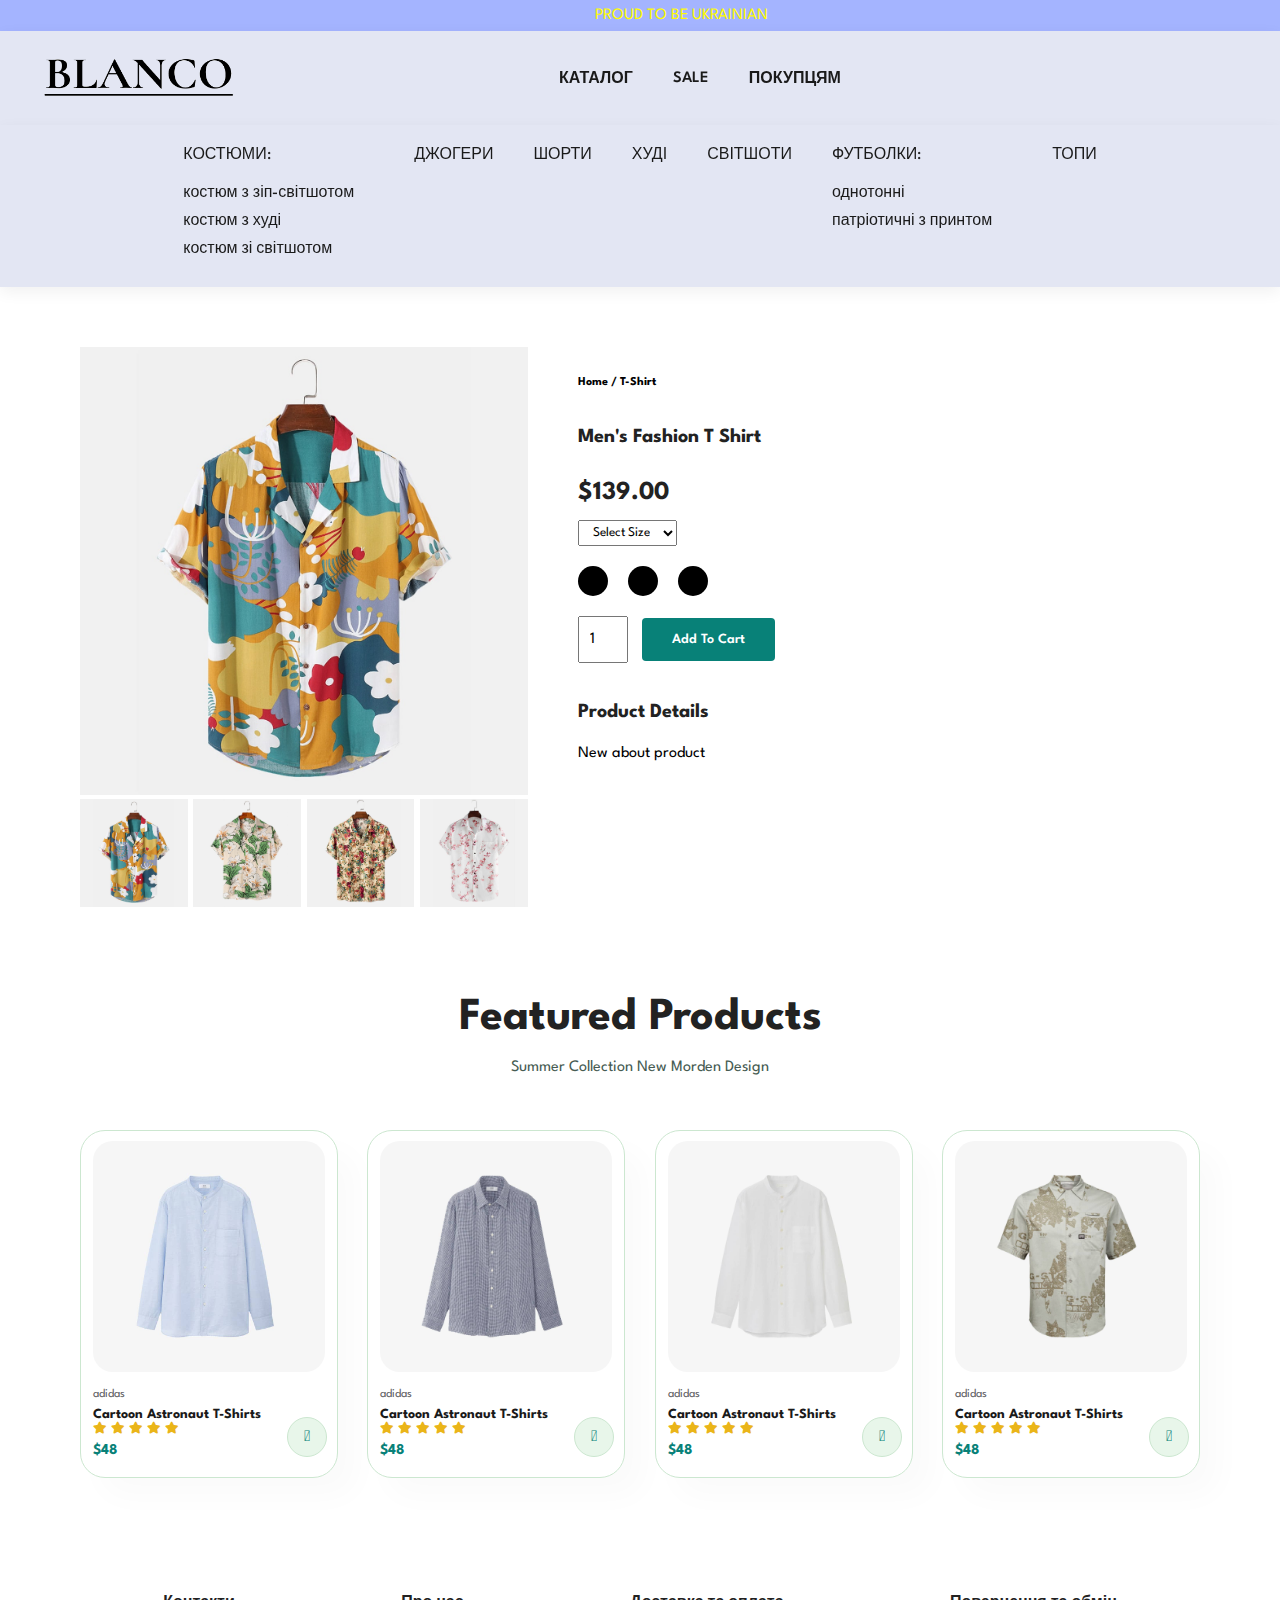
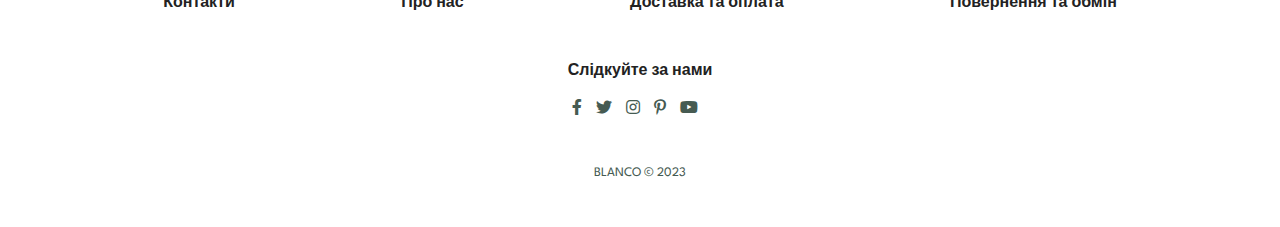
<file: sproduct.html>
<!DOCTYPE html>
<html lang="en">

<head>
   <meta charset="UTF-8">
   <meta http-equiv="X-UA-Compatible" content="IE=edge">
   <meta name="viewport" content="width=device-width, initial-scale=1.0">
   <title>BLANCO</title>
   <script src="https://ajax.googleapis.com/ajax/libs/jquery/3.5.1/jquery.min.js"></script>
   <link rel="stylesheet" href="https://pro.fontawesome.com/releases/v5.10.0/css/all.css" />
   <link rel="stylesheet" href="style.css">
   <link rel="stylesheet" href="https://cdnjs.cloudflare.com/ajax/libs/font-awesome/6.4.0/css/all.min.css" integrity="sha512-iecdLmaskl7CVkqkXNQ/ZH/XLlvWZOJyj7Yy7tcenmpD1ypASozpmT/E0iPtmFIB46ZmdtAc9eNBvH0H/ZpiBw==" crossorigin="anonymous" referrerpolicy="no-referrer" />
</head>

<body>

    <section id="headerTop">
        <div class="header-top">PROUD TO BE UKRAINIAN</div>
    </section>
    
    <section id="header">
        <a href="index.html"><img src="img/logo-new.png" class="logo" alt="logo"></a>
        <div>
            <ul class="navbar" id="navbar">
                <li><a href="blog.html">КАТАЛОГ</a></li>
                <li><a href="shop.html">SALE</a></li>
                <li><a href="blog.html">ПОКУПЦЯМ</a></li>
                <li id="lg-glas">
                    <a href=""><i class="fa-solid fa-magnifying-glass"></i></a>
                </li>
                <li id="lg-bag">
                    <a href="cart.html"><i class="fa-solid fa-bag-shopping"></i></a>
                </li>
                <a href="#" id="close"><i class="fa-solid fa-xmark"></i></a>
            </ul>
        </div>
        <div id="mobile">
            <a href="cart.html"><i class="far fa-solid fa-bag-shopping"></i></a>
            <i id="bar" class="fas fa-outdent"></i>
        </div>
    </section>

    <section id="menu">
        <div>
            <ul class="menu-list" id="menuList">
                <li><a href="">КОСТЮМИ:</a>
                    <ul class="menu-list-item" id="menuListitem">
                        <li><a href="">костюм з зіп-світшотом</a></li>
                        <li><a href="">костюм з худі </a></li>
                        <li><a href="">костюм зі світшотом</a></li>
                    </ul>
                </li>
                <li><a href="">ДЖОГЕРИ</a></li>
                <li><a href="">ШОРТИ</a></li>
                <li><a href="">ХУДІ</a></li>
                <li><a href="">СВІТШОТИ</a></li>
                <li><a href="">ФУТБОЛКИ:</a>
                    <ul class="menu-list-item" id="menuListitem">
                        <li><a href="">однотонні</a></li>
                        <li><a href="">патріотичні з принтом</a></li>
                    </ul></li>
                <li><a href="">ТОПИ</a></li>
            </ul>
        </div>
    </section>

    <section id="menu-client">
        <div>
            <ul class="menu-client" id="menuClient">
                <li><a href="">ПРО НАС</a></li>
                <li><a href="">КОНТАКТИ</a></li>
                <li><a href="">ДОСТАВКА ТА ОПЛАТА</a></li>
                <li><a href="">ПОВЕРНЕННЯ ТА ОБМІН</a></li>
            </ul>
        </div>
    </section>

   <section id="prodetails" class="section-p1">
      <div class="single-pro-image">
         <img src="img/products/f1.jpg" width="100%" id="MainImg" alt="product-f1">

         <div class="small-img-group">
            <div class="small-img-col">
               <img src="img/products/f1.jpg" width="100%" class="small-img" alt="product-f1">
            </div>
            <div class="small-img-col">
               <img src="img/products/f2.jpg" width="100%" class="small-img" alt="product-f1">
            </div>
            <div class="small-img-col">
               <img src="img/products/f3.jpg" width="100%" class="small-img" alt="product-f1">
            </div>
            <div class="small-img-col">
               <img src="img/products/f4.jpg" width="100%" class="small-img" alt="product-f1">
            </div>
         </div>
      </div>
      <div class="single-pro-details">
         <h6>Home / T-Shirt</h6>
         <h4>Men's Fashion T Shirt</h4>
         <h2>$139.00</h2>
         <select>
            <option>Select Size</option>
            <option>XL</option>
            <option>XXL</option>
            <option>Small</option>
            <option>Large</option>
         </select>
         <div class="palitra-color"> 
            <div class="color-item" id=""></div>
            <div class="color-item" id=""></div>
            <div class="color-item" id=""></div>
         </div>
         <input type="number" value="1">
         <button class="normal">Add To Cart</button>
         <h4>Product Details</h4>
         <span>New about product</span>
      </div>
   </section>

   <section id="product1" class="section-p1">
    <h2>Featured Products</h2>
    <p>Summer Collection New Morden Design</p>
    <div class="pro-container">
        <div class="pro">
            <img src="img/products/n1.jpg" alt="product-photo">
            <div class="des">
                <span>adidas</span>
                <h5>Cartoon Astronaut T-Shirts</h5>
                <div class="star">
                    <i class="fas fa-star"></i>
                    <i class="fas fa-star"></i>
                    <i class="fas fa-star"></i>
                    <i class="fas fa-star"></i>
                    <i class="fas fa-star"></i>
                </div>
                <h4>$48</h4>
            </div>
            <a href="#"><i class="fal fa-shopping-cart cart"></i></a>
        </div>
        <div class="pro">
            <img src="img/products/n2.jpg" alt="product-photo">
            <div class="des">
                <span>adidas</span>
                <h5>Cartoon Astronaut T-Shirts</h5>
                <div class="star">
                    <i class="fas fa-star"></i>
                    <i class="fas fa-star"></i>
                    <i class="fas fa-star"></i>
                    <i class="fas fa-star"></i>
                    <i class="fas fa-star"></i>
                </div>
                <h4>$48</h4>
            </div>
            <a href="#"><i class="fal fa-shopping-cart cart"></i></a>
        </div>
        <div class="pro">
            <img src="img/products/n3.jpg" alt="product-photo">
            <div class="des">
                <span>adidas</span>
                <h5>Cartoon Astronaut T-Shirts</h5>
                <div class="star">
                    <i class="fas fa-star"></i>
                    <i class="fas fa-star"></i>
                    <i class="fas fa-star"></i>
                    <i class="fas fa-star"></i>
                    <i class="fas fa-star"></i>
                </div>
                <h4>$48</h4>
            </div>
            <a href="#"><i class="fal fa-shopping-cart cart"></i></a>
        </div>
        <div class="pro">
            <img src="img/products/n4.jpg" alt="product-photo">
            <div class="des">
                <span>adidas</span>
                <h5>Cartoon Astronaut T-Shirts</h5>
                <div class="star">
                    <i class="fas fa-star"></i>
                    <i class="fas fa-star"></i>
                    <i class="fas fa-star"></i>
                    <i class="fas fa-star"></i>
                    <i class="fas fa-star"></i>
                </div>
                <h4>$48</h4>
            </div>
            <a href="#"><i class="fal fa-shopping-cart cart"></i></a>
        </div>
    </div>
</section>

<footer class="section-p1">
    <div class="footer-menu">
        <div class="col">
            <h4>Контакти</h4>
        </div>
        <div class="col">
            <h4>Про нас</h4>
        </div>
        <div class="col">
            <h4>Доставка та оплата</h4>
        </div>
        <div class="col">
            <h4>Повернення та обмін</h4>
        </div>
    </div>
    <div class="follow">
        <h4>Слідкуйте за нами</h4>
        <div class="icon">
            <i class="fab fa-facebook-f"></i>
            <i class="fab fa-twitter"></i>
            <i class="fab fa-instagram"></i>
            <i class="fab fa-pinterest-p"></i>
            <i class="fab fa-youtube"></i>
        </div>
    </div>

    <div class="copyright">
        <p>BLANCO © 2023</p>
    </div>
</footer>

   <script>
    var MainImg = document.getElementById("MainImg");
    var smallimg = document.getElementsByClassName("small-img");

    smallimg[0].onclick = function(){
        MainImg.src = smallimg[0].src;
    }
    smallimg[1].onclick = function(){
        MainImg.src = smallimg[1].src;
    }
    smallimg[2].onclick = function(){
        MainImg.src = smallimg[2].src;
    }
    smallimg[3].onclick = function(){
        MainImg.src = smallimg[3].src;
    }
   </script>

   <script src="main.js"></script>
</body>

</html>
</file>
<file: style.css>
@import url("https://fonts.googleapis.com/css2?family=Spartan:wght@100;200;300;400;500;600;700;800;900&display=swap");
* {
  margin: 0;
  padding: 0;
  box-sizing: border-box;
  font-family: "Spartan", sans-serif;
}

html {
  scroll-behavior: smooth;
}

/* Global Styles */

h1 {
  font-size: 50px;
  line-height: 64px;
  color: #222;
}

h2 {
  font-size: 46px;
  line-height: 54px;
  color: #222;
}

h4 {
  font-size: 20px;
  color: #222;
}

h6 {
  font-weight: 700;
  font-size: 12px;
}

p {
  font-size: 16px;
  color: #465b52;
  margin: 15px 0 20px 0;
}

.section-p1 {
  padding: 40px 80px;
}

.section-m1 {
  margin: 40px 0;
}
button.normal{
  font-size: 14px;
  font-weight: 600;
  padding: 15px 30px;
  color: #000;
  background-color: #fff;
  border-radius: 4px;
  cursor: pointer;
  border: none;
  outline: none;
  transition: 0.2s;
}
button.white{
  font-size: 13px;
  font-weight: 600;
  padding: 11px 18px;
  color: #fff;
  background-color: transparent;
  cursor: pointer;
  border: 1px solid #fff;
  outline: none;
  transition: 0.2s;
}
body {
  width: 100%;
}

/* Header Start */
.header-top{
  background-color: #a4b4ff;
  color: #fffb00;
  padding: 8px 8px;
  align-items: center;
  text-align: center;
  padding-left: 90px;
}
.logo{
  width: 200px;
  height: 50px;
}
#header{
    display: flex;
    align-items: center;
    justify-content: center;
    padding: 20px 80px;
    background: #e3e6F3;
    box-shadow: 0 5px 15px rgba(0, 0, 0, 0.06);
    z-index: 999;
    position: sticky;
    top: 0;
    left: 0;
}
#navbar{
    display: flex;
    align-items: center;
    margin-left: 300px;
}
#lg-glas{
    margin-left: 300px;
}
#navbar li{
    list-style: none;
    padding: 0 20px;
    position: relative;
}
#navbar li a{
    text-decoration: none;
    font-size: 16px;
    font-weight: 600;
    color: #1a1a1a;
    transition: 0.3s ease;
}
#navbar li a:hover,
#navbar li a.active {
    color: #088178;
}
#navbar li a.active::after,
#navbar li a:hover::after {
    content: "";
    width: 30%;
    height: 2px;
    background: #088178;
    position: absolute;
    bottom: -4px;
    left: 20px;
}
#mobile{
  display: none;
  align-items: center;
}
#close{
  display: none;
}

/* Menu */
#menu{
  display: flex;
  align-items: center;
  justify-content: center;
  padding: 20px 80px;
  background: #e3e6F3;
  box-shadow: 0 5px 15px rgba(0, 0, 0, 0.06);
  z-index: 999;
  position: sticky;
  top: 0;
  left: 0;
}
#menuList{
  display: flex;
}
#menuList li{
  list-style: none;
  padding: 0 20px;
  position: relative;
}
#menuList li a{
  text-decoration: none;
  font-size: 16px;
  font-weight: 500;
  color: #1a1a1a;
  transition: 0.3s ease;
}
#menuList li a:hover,
#menuList li a.active {
    color: #088178;
}
.menu-list-item{
  margin-top: 20px;
  margin-left: -20px; 
}
#menuListitem li{
  margin-bottom: 10px;
}

/* Menu Client*/
#menu-client{
  display: none;
  align-items: center;
  justify-content: center;
  padding: 20px 80px;
  background: #e3e6F3;
  box-shadow: 0 5px 15px rgba(0, 0, 0, 0.06);
  z-index: 999;
  position: sticky;
  top: 0;
  left: 0;
}
#menuClient{
  display: flex;
}
#menuClient li{
  list-style: none;
  padding: 0 20px;
  position: relative;
}
#menuClient li a{
  text-decoration: none;
  font-size: 16px;
  font-weight: 500;
  color: #1a1a1a;
  transition: 0.3s ease;
}
#menuClient li a:hover,
#menuClient li a.active {
    color: #088178;
}

/* Home Page */
#hero{
  background-image: url("img/hero4.png");
  height: 90vh;
  width: 100%;
  background-size: cover;
  background-position: top 25% right 0;
  padding: 0 80px; 
  display: flex;
  flex-direction: column;
  align-items: flex-start;
  justify-content: center;
}
#hero h4{
  padding-bottom: 15px;
}
#hero h1{
  color: #088178;
}
#hero button{
  background-image: url("img/button.png");
  background-color: transparent;
  color: #088178;
  border: 0;
  padding: 14px 80px 14px 65px;
  background-repeat: no-repeat;
  cursor: pointer;
  font-weight: 700;
  font-size: 15px;
}
#feature {
  display: flex;
  align-items: center;
  justify-content: space-between;
  flex-wrap: wrap;
}
#feature .fe-box{
  width: 180px;
  text-align: center;
  padding: 25px 15px;
  box-shadow: 20px 20px 34px rgb(0, 0, 0, 0.03);
  border: 1px solid #cce7d0;
  border-radius: 4px;
  margin: 15px 0;
}
#feature .fe-box:hover{
  box-shadow: 10px 10px 54px rgb(70, 62, 221, 0.1);
}
#feature .fe-box img{
  width: 100%;
  margin-bottom: 10px;
}
#feature .fe-box h6{
  display: inline-block;
  padding: 9px 8px 6px 8px;
  line-height: 1;
  border-radius: 4px;
  color: #088178;
  background-color: #fddde4;
}
#feature .fe-box:nth-child(2) h6{
  background-color: #cdebbc;
}
#feature .fe-box:nth-child(3) h6{
  background-color: #d1e8f2;
}
#feature .fe-box:nth-child(4) h6{
  background-color: #cdd4f8;
}
#feature .fe-box:nth-child(5) h6{
  background-color: #f6dbf6;
}
#feature .fe-box:nth-child(6) h6{
  background-color: #fff2e5;
}
#product1{
  text-align: center;
}
#product1 .pro-container{
  display: flex;
  justify-content: space-between;
  padding-top: 20px;
  flex-wrap: wrap;
}

#product1 .pro{
  width: 23%;
  min-width: 250px;
  padding: 10px 12px;
  border: 1px solid #cce7d0;
  border-radius: 25px;
  cursor: pointer;
  box-shadow: 20px 20px 30px rgba(0, 0, 0, 0.02);
  margin: 15px 0;
  transition: 0.2s ease;
  position: relative;
}
#product1 .pro:hover{
  box-shadow: 20px 20px 30px rgba(0, 0, 0, 0.06);
}
#product1 .pro img{
  width: 100%;
  border-radius: 20px;
}
#product1 .pro .des{
  text-align: start;
  padding: 10px 0;
}
#product1 .pro .des span{
  color: #606063;
  font-size: 12px;
}
#product1 .pro .des h5{
  padding-top: 7px;
  color: #1a1a1a;
  font-size: 14px;
}
#product1 .pro .des i{
  font-size: 12px;
  color: rgb(234, 181, 25);
}
#product1 .pro .des h4{
  padding-top: 7px;
  font-size: 15px;
  font-weight: 700;
  color: #088178;
}
#product1 .pro .cart {
  width: 40px;
  height: 40px;
  line-height: 40px;
  border-radius: 50px;
  background-color: #e8f6ea;
  font-weight: 500;
  color: #088178;
  border: 1px solid #cce7d0;
  position: absolute;
  bottom: 20px;
  right: 10px;
}

#banner{
  display: flex;
  flex-direction: column;
  justify-content: center;
  align-items: center;
  text-align: center;   
  background-image: url("img/banner/b2.jpg");
  width: 100%;
  height: 40vh;
  background-size: cover;
  background-position: center;
}
#banner h4{
  color: #fff;
  font-size: 16px;
}
#banner h2{
  color: #fff;
  font-size: 30px;
  padding: 10px 0;
}
#banner h2 span{
  color: #ef3636;
}
#banner button:hover{
  background: #088178;
  color: #fff;
}
#sm-banner{
  display: flex;
  justify-content: space-between;
  flex-wrap: wrap;
}
#sm-banner .banner-box{
  display: flex;
  flex-direction: column;
  justify-content: center;
  align-items: flex-start;
  background-image: url("img/banner/b17.jpg");
  min-width: 580px;
  height: 50vh;
  background-size: cover;
  background-position: center;
  padding: 30px;
} 
#sm-banner .banner-box2{
  background-image: url("img/banner/b10.jpg");
}
#sm-banner h4{
  color: #fff;
  font-size: 20px;
  font-weight: 300;

}
#sm-banner h2{
  color: #fff;
  font-size: 28px;
  font-weight: 800;
}
#sm-banner span{
  color: #fff;
  font-size: 14px;
  font-weight: 500;
  padding-bottom: 15px;
}
#sm-banner .banner-box:hover button{
  background: #088178;
  border: 1px solid #088178;
}
#banner3{
  display: flex;
  justify-content: space-between;
  flex-wrap: wrap;
  padding: 0 80px;
}
#banner3 .banner-box{
  display: flex;
  flex-direction: column;
  justify-content: center;
  align-items: flex-start;
  background-image: url("img/banner/b7.jpg");
  min-width: 30%;
  height: 30vh;
  background-size: cover;
  background-position: center;
  padding: 20px;
  margin-bottom: 20px;
}
#banner3 .banner-box2{
  background-image: url("img/banner/b4.jpg");
}
#banner3 .banner-box3{
  background-image: url("img/banner/b18.jpg");
}
#banner3 h2{
  color: #fff;
  font-weight: 900;
  font-size: 22px;
}
#banner3 h3{
  color: #ec544e;
  font-weight: 800;
  font-size: 15px;
}

.footer-menu{
  display: flex;
  justify-content: space-around;
  text-align: center;
  margin-top: 20px;
  cursor: pointer;
}
footer .col{
  display: flex;
  flex-direction: column;
  margin-bottom: 20px;
}
footer h4{
  font-size: 16px;
  padding-bottom: 20px;
}
footer p{
  font-size: 13px;
  margin: 0 0 8px 0;
}
footer a{
  font-size: 13px;
  text-decoration: none;
  color: #222;
  margin-bottom: 10px;
}
.follow{
  text-align: center;
}
footer .follow{
  margin-top: 10px;
}
footer .follow i{
  color: #465b52;
  padding-right: 10px;
  cursor: pointer;
}
footer .col :hover,
footer a:hover{
  color: #088178;
}
footer .follow i:hover,
footer a:hover{
  color: #088178;
}
footer .copyright{
  margin-top: 50px;
  width: 100%;
  text-align: center;
}

/*Shop Page*/

#page-header{
  background-image: url("img/banner/b1.jpg");
  width: 100%;
  height: 40vh;
  background-size: cover;
  display: flex;
  justify-content: center;
  text-align: center;
  flex-direction: column;
  padding: 14px;
}
#page-header h2,
#page-header p{
  color: #fff;
}
#pagination{
  text-align: center;
}
#pagination a{
  text-decoration: none;
  background-color: #088178;
  padding: 15px 20px;
  border-radius: 4px;
  color: #fff;
  font-weight: 600;
}
#pagination a i {
  font-size: 16px;
  font-weight: 600;
}

/*Single Product*/
#prodetails{
  display: flex;
  margin-top: 20px;
}
#prodetails .single-pro-image{
  width: 40%;
  margin-right: 50px;
}
.small-img-group{
  display: flex;
  justify-content: space-between;
}
.small-img-col{
  flex-basis: 24%;
  cursor: pointer;
}
#prodetails .single-pro-details{
  width: 50%;
  padding-top: 30px;
}
#prodetails .single-pro-details h4 {
  padding: 40px 0 20px 0;
}
#prodetails .single-pro-details h2 {
  font-size: 26px;
}
#prodetails .single-pro-details select {
  display: block;
  padding: 5px 10px;
  margin-bottom: 10px;
}
#prodetails .single-pro-details input {
  width: 50px;
  height: 47px;
  padding-left: 10px;
  font-size: 16px;
  margin-right: 10px;
}
#prodetails .single-pro-details input:focus{
  outline: none;
}
#prodetails .single-pro-details button{
  background: #088178;
  color: #fff;
}
#prodetails .single-pro-details span{
  line-height: 25px;
}
.palitra-color{
  display: flex;
}
.color-item{
  height: 30px;
  width: 30px;
  border-radius: 50%;
  background-color: #000;
  margin: 10px 20px 20px 0px;
}

/*Blog Page*/
#page-header.blog-header{
  background-image: url("img/banner/b19.jpg");
}
#blog{
  padding: 150px 150px 0 150px;
}
#blog .blog-box{
  display: flex;   
  align-items: center;
  width: 100%;
  position: relative;
  padding-bottom: 90px;
}
#blog .blog-img{
  width: 50%;
  margin-right: 40px;
}
#blog img{
  width: 100%;
  height: 300px;
  object-fit: cover;
}
#blog .blog-details{
  width: 50%;
}
#blog .blog-details a{
  text-decoration: none;
  font-size: 11px;
  color: #000;
  font-weight: 700;
  position: relative;
  transition: 0.3s;
}
#blog .blog-details a::after{
  content: "";
  width: 50px;
  height: 1px;
  background-color: #000;
  position: absolute;
  top: 4px;
  right: -60px;
}
#blog .blog-details a:hover{
  color: #088178;
}
#blog .blog-details a:hover::after{
  background-color: #088178;
}
#blog .blog-box h1{
  position: absolute;
  top: -40px;
  left: 0;
  font-size: 70px;
  font-weight: 700;
  color: #c9cbce;
  z-index: -9;
}
/*About Page*/
#page-header.about-header{
  background-image: url("img/about/banner.png");
}
#about-head{
  display: flex;
  align-items: center;
}
#about-head img{
  width: 50%;
  height: auto;
}
#about-head div{
  padding-left: 40px;
}
#about-app{
  text-align: center;
}
#about-app .video{
  width: 70%;
  height: 100%;
  margin: 30px auto 0 auto;
}
#about-app .video video{
  width: 100%;
  height: 100%;
  border-radius: 20px;
}

/*Contact Page*/
#contact-details{
  display: flex;
  align-items: center;
  justify-content: space-between;
}
#contact-details .details{
  width: 40%;
}
#contact-details .details span,
#form-details form span{
  font-size: 12px;
}
#contact-details .details h2,
#form-details form h2{
  font-size: 26px;
  line-height: 35px;
  padding: 20px 0;
}
#contact-details .details h3{
  font-size: 16px;
  padding-bottom: 15px;
}
#contact-details .details li{
  list-style: none;
  display: flex;
  padding: 10px 0;
}
#contact-details .details li i{
  font-size: 14px;
  padding-right: 22px;
}
#contact-details .details li p{
  margin: 0;
  font-size: 14px;
}
#contact-details .map{ 
  width: 55%;
  height: 400px;
}
#contact-details .map iframe{ 
  width: 100%;
  height: 100%;
}
#form-details{
  display: flex;
  justify-content: space-between;
  margin: 30px;
  padding: 80px;
  border: 1px solid #e1e1e1;
}
#form-details form{
  width: 65%;
  display: flex;
  flex-direction: column;
  align-items: flex-start;
}
#form-details form input,
#form-details form textarea {
  width: 100%;
  padding: 12px 15px;
  outline: none;
  margin-bottom: 20px;
  border: 1px solid #e1e1e1;
}
#form-details form button{
  background-color: #088178;
  color: #fff;
}
#form-details .people div{
  padding-bottom: 25px;
  display: flex;
  align-items: flex-start;
}
#form-details .people div img{
  width: 65px;
  height: 65px;
  object-fit: cover;
  margin-right: 15px;
}
#form-details .people div p{
  margin: 0;
  font-size: 13px;
  line-height: 25px;
}
#form-details .people div p span{
  display: block;
  font-size: 16px;
  font-weight: 600;
  color: #000;
}

/*Cart Page*/
#cart{
  overflow-x: auto;
}
#cart table{
  width: 100%;
  border-collapse: collapse;
  table-layout: fixed;
  white-space: nowrap;
}
#cart table img{
  width: 70px;
}
#cart table td:nth-child(1){
  width: 100px;
  text-align: center;
}
#cart table td:nth-child(2){
  width: 150px;
  text-align: center;
}
#cart table td:nth-child(3){
  width: 250px;
  text-align: center;
}
#cart table td:nth-child(4),
#cart table td:nth-child(5),
#cart table td:nth-child(6){
  width: 150px;
  text-align: center;
}
#cart table td:nth-child(5) input{
  width: 70px;
  padding: 10px 5px 10px 15px;
}
#cart table thead{
  border: 1px solid #e2e9e1;
  border-left: none;
  border-right: none;
}
#cart table thead td{ 
  font-weight: 700;
  text-transform: uppercase;
  font-size: 13px;
  padding: 18px 0;
}
#cart table tbody tr td {
  padding-top: 15px;
}
#cart table tbody td {
  font-size: 13px;
}
#cart-add{
  display: flex;
  flex-wrap: wrap;
  justify-content: space-between;
}

#coupon{
  width: 50%;
  margin-bottom: 30px;
}
#coupon h3,
#subtotal h3{
  padding-bottom: 15px;
}
#coupon input{
  padding: 10px 20px;
  outline: none;
  width: 60%;
  margin-right: 10px;
  border: 1px solid #e2e9e1;
}
#coupon button,
#subtotal button{
  background-color: #088178;
  color: #fff;
  padding: 12px 20px;
}
#subtotal{
  width: 50%;
  margin-bottom: 30px;
  border: 1px solid #e2e9e1;
  padding: 30px;
}
#subtotal table{
  border-collapse: collapse;
  width: 100%;
  margin-bottom: 20px;
}
#subtotal table td{
  width: 50%;
  border: 1px solid #e2e9e1;
  padding: 10px;
  font-size: 13px;
}


/*Start Media Query*/

@media (max-width: 799px){
  .section-p1{
    padding: 40px 40px;
  }
  #navbar {
    display: flex;
    flex-direction: column;
    align-items: flex-start;
    justify-content: flex-start;
    position: fixed;
    top: 0;
    right: -300px;
    height: 100vh;
    width: 300px;
    background-color: #E3E6F3;
    box-shadow: 0 40px 60px rgba(0, 0, 0, 0.1);
    padding: 80px 0 0 10px;
    transition: 0.3s;
  }
  #navbar.active{
    right: 0px;
  }
  #navbar li{
    margin-bottom: 25px;
  }
  #mobile{
    display: flex;
    align-items: center;
  }
  #mobile i{
    color: #1a1a1a;
    font-size: 24px;
    padding-left: 20px;
  }
  #close{
    display: initial;
    position: absolute;
    top: 30px;
    left: 30px;
    color: #222;
    font-size: 24px;
  }
  #lg-bag{
    display: none;
  }
  #hero{
    height: 70vh;
    padding: 0 80px;
    background-position: top 30% right 30%;
  }
  #feature{
    justify-content: center;
  }
  #feature .fe-box {
    margin: 15px 15px;
  }
  #product1 .pro-container{
    justify-content: center;
  }
  #product1 .pro {
    margin: 15px;
  }
  #banner{
    height: 20vh;
  }
  #sm-banner .banner-box {
    min-width: 100%;
    height: 30vh;
  }
  #banner3{
    padding: 0 40px;
  }
  #banner3 .banner-box{
    width: 28%;
  }
  #newsletter .form{
    width: 70%;
  }

  /*Contact Page*/
  #form-details{
    padding: 40px;
  }
  #form-details form{
    width: 50%;
  }
}

@media (max-width: 477px){
  .section-p1{
    padding: 20px;
  }
  #header{
    padding: 10px 30px;
  }
  h1{
    font-size: 38px;
  }
  h2{
    font-size: 32px;
  }
  #hero{
    padding: 0 20px;
    background-position: 55%;
  }
  #feature{
    justify-content: space-between;
  }
  #feature .fe-box{
    width: 155px;
    margin: 0 0 15px 0;
  }
  #product1 .pro{
    width: 100%;
  }
  #banner{
    height: 40vh;
  }
  #sm-banner .banner-box {
    height: 40vh;
  }
  #sm-banner .banner-box2{
    margin-top: 20px;
  }
  #banner3{
    padding: 0 20px;
  }
  #banner3 .banner-box{
    width: 100%;
  }
  #newsletter{
    padding: 40px 20px;
  }
  #newsletter .form{
    width: 100%;
  }
  footer .copyright{
    text-align: start;
  }

  /*Single Product*/
  #prodetails{
    display: flex;
    flex-direction: column;
  }
  #prodetails .single-pro-image{
    width: 100%;
    margin-right: 0px;
  }
  #prodetails .single-pro-details{
    width: 100%;
  }
  
/*Blog page*/
  #blog{
  padding: 100px 20px 0 20px;
  }
  #blog .blog-box{
  display: flex;
  flex-direction: column;
  align-items: flex-start;
  }
  #blog .blog-img{
    width: 100%;
    margin-right: 0px;
    margin-bottom: 30px;
  }
  #blog .blog-details{
    width: 100%;
  }

  /*About Page*/
  #about-head{
    flex-direction: column;
  }
  #about-head img{
    width: 100%;
    margin-bottom: 20px;
  }
  #about-head div{
    padding-left: 0px;
  }
  #about-app .video{
    width: 100%;
  }

  /*Contact Page*/
  #contact-details{
    flex-direction: column;
  } 
  #contact-details .details{
    width: 100%;
    margin-bottom: 30px;
  }
  #contact-details .map{
    width: 100%;
  }
  #form-details{
    margin: 10px;
    padding: 30px 10px;
    flex-wrap: wrap;
  }
  #form-details form{
    width: 100%;
    margin-bottom: 30px;
  }

  /*Cart Page*/
  #cart-add {
    flex-direction: column;
  }
  #coupon{
    width: 100%;
  }
  #subtotal{
    width: 100%;
    padding: 20px;
  }
}
</file>
